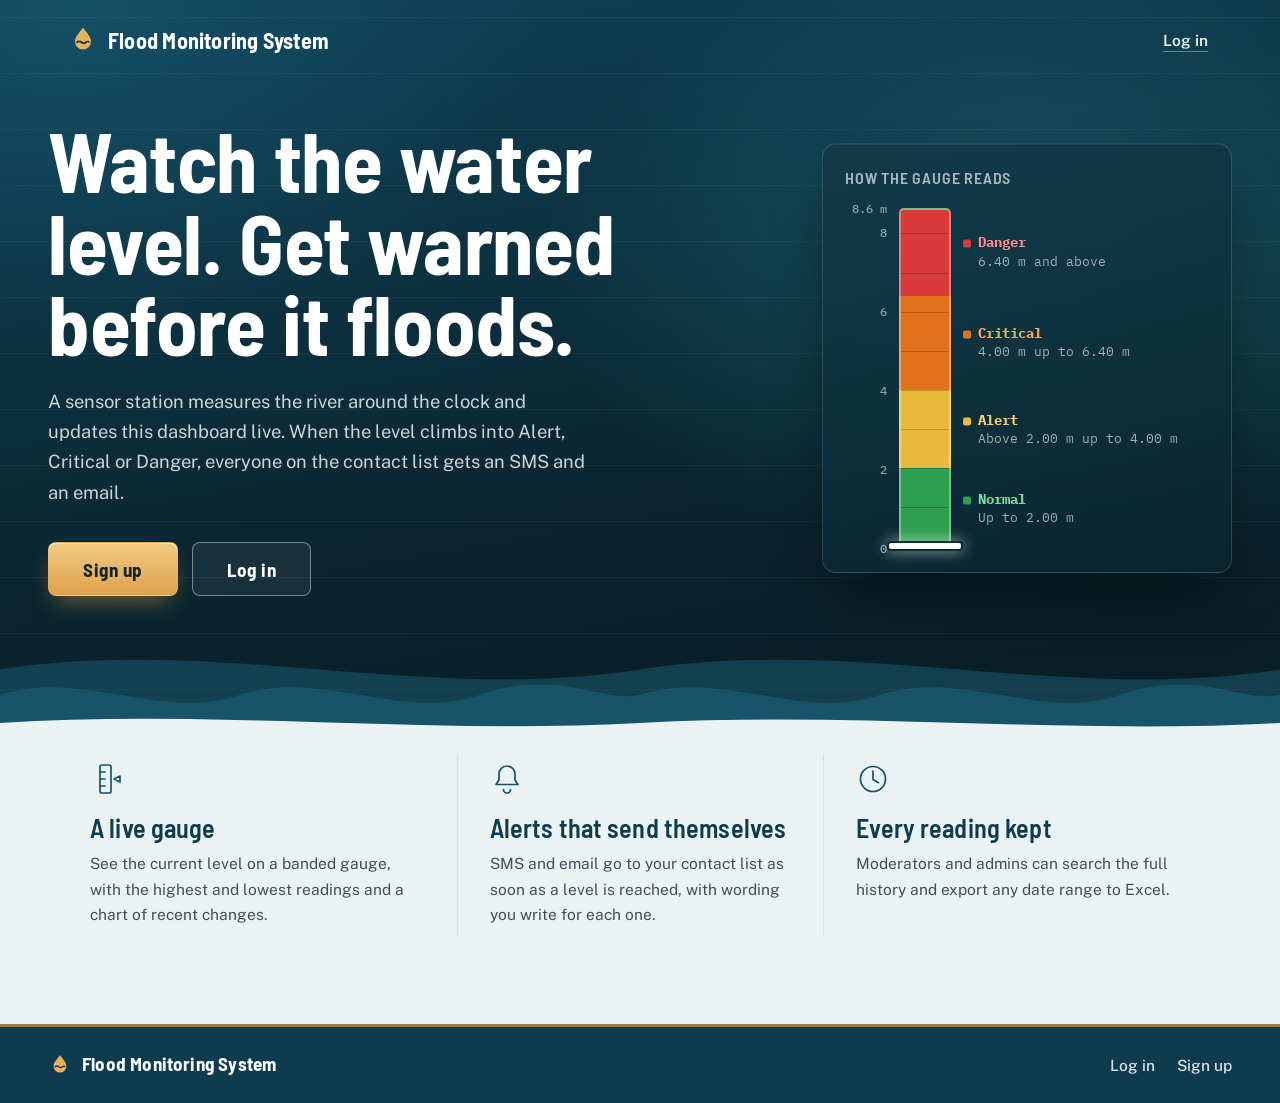
<file: index.html>
<!DOCTYPE html>
<html lang="en">
<head>
<meta charset="UTF-8">
<meta name="viewport" content="width=device-width, initial-scale=1">
<meta name="theme-color" content="#0E3B4D">
<meta name="description" content="Live river water levels and automatic SMS and email flood alerts. Log in or sign up to open the Flood Monitoring System dashboard.">
<title>Flood Monitoring System — live river levels and flood alerts</title>
<link rel="icon" href="favicon.svg" type="image/svg+xml">
<link rel="preconnect" href="https://fonts.googleapis.com">
<link rel="preconnect" href="https://fonts.gstatic.com" crossorigin>
<link rel="stylesheet" href="https://fonts.googleapis.com/css2?family=Barlow+Semi+Condensed:wght@600;700&family=IBM+Plex+Mono:wght@400;600&family=Public+Sans:wght@400;500;600&display=swap">
<link rel="stylesheet" href="style.css?v=20261106-water-level-86">
<link rel="stylesheet" href="welcome.css?v=20261106-water-level-86">
</head>
<body class="welcome">

<a class="skip-link" href="#main">Skip to main content</a>

<header class="w-top">

    <a class="w-brand" href="index.html"><svg class="brand-mark" viewBox="0 0 32 32" aria-hidden="true"><path d="M16 3c4.6 5.7 8.5 10 8.5 14.6a8.5 8.5 0 0 1-17 0C7.5 13 11.4 8.7 16 3z" fill="#E6B25E"/><path d="M9.6 18.4c1.6-1.4 3.2-1.4 4.8 0s3.2 1.4 4.8 0 2.2-.9 3-.4" fill="none" stroke="#0E3B4D" stroke-width="1.8" stroke-linecap="round"/></svg><span>Flood Monitoring System</span></a>

    <a class="w-link" href="login.html" data-auth="out">Log in</a>
    <a class="w-link" href="dashboard.html" data-auth="in" hidden>Dashboard</a>

</header>

<main id="main">

    <section class="hero" aria-labelledby="hero-title">

        <div class="hero-inner">

            <div class="hero-copy">

                <h1 id="hero-title">Watch the water level. Get warned before it floods.</h1>

                <p class="hero-lede">
                    A sensor station measures the river around the clock and updates this dashboard live.
                    When the level climbs into Alert, Critical or Danger, everyone on the contact list
                    gets an SMS and an email.
                </p>

                <div class="hero-cta">
                    <a class="cta cta--primary" href="register.html" data-auth="out">Sign up</a>
                    <a class="cta cta--ghost" href="login.html" data-auth="out">Log in</a>
                    <a class="cta cta--primary" href="dashboard.html" data-auth="in" hidden>Open dashboard</a>
                </div>

            </div>

            <figure class="board" role="img" aria-label="Illustrative water-level gauge scaled from 0 to 8.6 meters, with Normal, Alert, Critical and Danger thresholds.">

                <div class="board-head" aria-hidden="true">
                    <span class="board-title">How the gauge reads</span>
                    <span class="board-state">
                        <span class="state state--normal">Normal</span>
                        <span class="state state--alert">Alert</span>
                        <span class="state state--critical">Critical</span>
                        <span class="state state--danger">Danger</span>
                    </span>
                </div>

                <div class="board-body" aria-hidden="true">

                    <div class="board-scale"><span style="bottom:0%">0</span><span style="bottom:23.26%">2</span><span style="bottom:46.51%">4</span><span style="bottom:69.77%">6</span><span style="bottom:93.02%">8</span><span style="bottom:100%">8.6 m</span></div>

                    <div class="board-gauge"><div class="board-rider"></div></div>

                    <div class="board-zones">
                        <div class="zone zone--danger">Danger<small>6.40 m and above</small></div>
                        <div class="zone zone--critical">Critical<small>4.00 m up to 6.40 m</small></div>
                        <div class="zone zone--alert">Alert<small>Above 2.00 m up to 4.00 m</small></div>
                        <div class="zone zone--normal">Normal<small>Up to 2.00 m</small></div>
                    </div>

                </div>

            </figure>

        </div>

    </section>

    <section class="facts" aria-label="What the system does">

        <div class="facts-inner">

            <article class="fact">
                <svg viewBox="0 0 34 34" aria-hidden="true"><rect x="10" y="3" width="11" height="28" rx="2"/><path d="M10 10h5M10 17h5M10 24h5"/><path d="M30 14l-6 3 6 3z"/></svg>
                <h2>A live gauge</h2>
                <p>See the current level on a banded gauge, with the highest and lowest readings and a chart of recent changes.</p>
            </article>

            <article class="fact">
                <svg viewBox="0 0 34 34" aria-hidden="true"><path d="M17 4a8 8 0 0 0-8 8v6l-3 4.5h22L25 18v-6a8 8 0 0 0-8-8z"/><path d="M13.5 27.5a3.5 3.5 0 0 0 7 0"/></svg>
                <h2>Alerts that send themselves</h2>
                <p>SMS and email go to your contact list as soon as a level is reached, with wording you write for each one.</p>
            </article>

            <article class="fact">
                <svg viewBox="0 0 34 34" aria-hidden="true"><circle cx="17" cy="17" r="12.5"/><path d="M17 9v8.5l5.5 3.2"/></svg>
                <h2>Every reading kept</h2>
                <p>Moderators and admins can search the full history and export any date range to Excel.</p>
            </article>

        </div>

    </section>

</main>

<footer class="w-foot">

    <a class="w-brand" href="index.html"><svg class="brand-mark" viewBox="0 0 32 32" aria-hidden="true"><path d="M16 3c4.6 5.7 8.5 10 8.5 14.6a8.5 8.5 0 0 1-17 0C7.5 13 11.4 8.7 16 3z" fill="#E6B25E"/><path d="M9.6 18.4c1.6-1.4 3.2-1.4 4.8 0s3.2 1.4 4.8 0 2.2-.9 3-.4" fill="none" stroke="#0E3B4D" stroke-width="1.8" stroke-linecap="round"/></svg><span>Flood Monitoring System</span></a>

    <nav aria-label="Footer">
        <a href="login.html" data-auth="out">Log in</a>
        <a href="register.html" data-auth="out">Sign up</a>
        <a href="dashboard.html" data-auth="in" hidden>Dashboard</a>
    </nav>

</footer>

<script src="welcome.js"></script>

</body>
</html>
</file>
<file: style.css>
/* ============================================================
   Flood Monitoring System — shared stylesheet
   ------------------------------------------------------------
   Direction: a river-gauge station / weather-bureau board, not
   a generic admin panel. Banded gauge colours, brass survey
   accents, deep-water chrome.

   Type: Barlow Semi Condensed (gauge-board signage) for headings,
         Public Sans (civic, highly legible) for body,
         IBM Plex Mono for readings.

   Contents
     1. Tokens          6. Dashboard cards & gauge
     2. Base            7. Chart, telemetry
     3. Navigation      8. Tables, pills, empty states
     4. Layout          9. Auth pages
     5. Buttons/forms  10. Responsive + reduced motion
   ============================================================ */


/* 1. Tokens ================================================= */

:root {
    --river-deep:       #0E3B4D;
    --river-deep-light: #16536B;
    --mist:             #EAF2F3;
    --paper:            #FFFFFF;
    --line:             #D7E3E5;
    --brass:            #A9773B;
    --amber:            #E6B25E;
    --ink:              #10262B;
    --ink-soft:         #3E5058;

    --status-normal:      #1F7A4D;
    --status-normal-bg:   #E4F3EA;
    --status-alert:       #B7791F;
    --status-alert-bg:    #FBF0DC;
    --status-critical:    #C2410C;
    --status-critical-bg: #FDE7DA;
    --status-danger:      #9B1C1C;
    --status-danger-bg:   #FBE0E0;
    --status-unknown:     #4C6169;
    --status-unknown-bg:  #E7EDEE;

    /* Painted gauge-board colours: more saturated than the badges */
    --gauge-normal:   #2E9E4F;
    --gauge-alert:    #E8B93A;
    --gauge-critical: #E2711D;
    --gauge-danger:   #D93A3A;
    --gauge-panel:    #0A2530;
    --gauge-panel-2:  #123A49;

    --font-display: 'Barlow Semi Condensed', 'Arial Narrow', sans-serif;
    --font-body:    'Public Sans', system-ui, -apple-system, 'Segoe UI', Roboto, sans-serif;
    --font-mono:    'IBM Plex Mono', ui-monospace, Menlo, Consolas, monospace;

    --radius:    6px;
    --radius-lg: 10px;
    --gutter:    clamp(16px, 4vw, 30px);
    --shadow-card: 0 1px 2px rgba(14, 59, 77, 0.06), 0 1px 0 rgba(14, 59, 77, 0.04);
}


/* 2. Base =================================================== */

*, *::before, *::after { box-sizing: border-box; }

html {
    scroll-behavior: smooth;
    -webkit-text-size-adjust: 100%;
}

body {
    margin: 0;
    position: relative;
    min-height: 100vh;
    min-height: 100dvh;
    overflow-x: hidden;
    font-family: var(--font-body);
    font-size: 15.5px;
    line-height: 1.55;
    color: var(--ink);
    background: var(--mist);
    -webkit-font-smoothing: antialiased;
    -moz-osx-font-smoothing: grayscale;
}

h1, h2, h3, h4 {
    margin: 0;
    font-family: var(--font-display);
    line-height: 1.2;
    letter-spacing: 0.005em;
}

p { margin: 0; }

a { color: var(--river-deep-light); }

:focus-visible {
    outline: 2px solid var(--river-deep-light);
    outline-offset: 2px;
}

nav :focus-visible { outline-color: #fff; }

.sr-only {
    position: absolute;
    width: 1px;
    height: 1px;
    margin: -1px;
    padding: 0;
    overflow: hidden;
    clip: rect(0, 0, 0, 0);
    white-space: nowrap;
    border: 0;
}

.skip-link {
    position: absolute;
    top: -64px;
    left: 12px;
    z-index: 200;
    padding: 10px 16px;
    color: var(--ink);
    background: #fff;
    border-radius: var(--radius);
    font-weight: 600;
    text-decoration: none;
    transition: top 0.15s;
}

.skip-link:focus { top: 12px; }

code {
    padding: 1px 6px;
    font: 500 0.92em var(--font-mono);
    background: var(--mist);
    border-radius: 4px;
}

/* Author display rules (.btn, .cta...) would otherwise beat the
   browser's own [hidden] rule. */
[hidden] { display: none !important; }

/* Items gated by role stay hidden until nav.js confirms the role. */
[data-min-role]:not(.role-ok) { display: none !important; }

/* Ambient scene: a fixed illustration behind all content, plus a
   wave strip drifting across the bottom. The waves animate with
   transform only (compositor-friendly), not background-position,
   so a page left open all day doesn't keep repainting. */

body::before,
body::after {
    content: "";
    position: fixed;
    z-index: 0;
    pointer-events: none;
}

body::before {
    inset: 0;
    background: url("data:image/svg+xml,%3Csvg%20xmlns%3D%27http%3A//www.w3.org/2000/svg%27%20viewBox%3D%270%200%201600%20900%27%20preserveAspectRatio%3D%27xMidYMax%20slice%27%3E%0A%3Cdefs%3E%0A%3ClinearGradient%20id%3D%27sky%27%20x1%3D%270%27%20y1%3D%270%27%20x2%3D%270%27%20y2%3D%271%27%3E%0A%3Cstop%20offset%3D%270%27%20stop-color%3D%27%23DCEAEC%27/%3E%0A%3Cstop%20offset%3D%271%27%20stop-color%3D%27%23EAF2F3%27/%3E%0A%3C/linearGradient%3E%0A%3ClinearGradient%20id%3D%27wallL%27%20x1%3D%270%27%20y1%3D%270%27%20x2%3D%271%27%20y2%3D%270%27%3E%0A%3Cstop%20offset%3D%270%27%20stop-color%3D%27%23AEBBBD%27/%3E%0A%3Cstop%20offset%3D%271%27%20stop-color%3D%27%23C7D1D2%27/%3E%0A%3C/linearGradient%3E%0A%3ClinearGradient%20id%3D%27wallR%27%20x1%3D%271%27%20y1%3D%270%27%20x2%3D%270%27%20y2%3D%270%27%3E%0A%3Cstop%20offset%3D%270%27%20stop-color%3D%27%23AEBBBD%27/%3E%0A%3Cstop%20offset%3D%271%27%20stop-color%3D%27%23C7D1D2%27/%3E%0A%3C/linearGradient%3E%0A%3C/defs%3E%0A%3Crect%20x%3D%270%27%20y%3D%270%27%20width%3D%271600%27%20height%3D%27900%27%20fill%3D%27url%28%23sky%29%27/%3E%0A%3Cg%20opacity%3D%270.5%27%3E%0A%3Ccircle%20cx%3D%27140%27%20cy%3D%27150%27%20r%3D%2795%27%20fill%3D%27%236E8C74%27/%3E%0A%3Ccircle%20cx%3D%27260%27%20cy%3D%27120%27%20r%3D%2775%27%20fill%3D%27%236E8C74%27/%3E%0A%3Ccircle%20cx%3D%2760%27%20cy%3D%27190%27%20r%3D%2770%27%20fill%3D%27%235C7A63%27/%3E%0A%3Ccircle%20cx%3D%271460%27%20cy%3D%27150%27%20r%3D%2795%27%20fill%3D%27%236E8C74%27/%3E%0A%3Ccircle%20cx%3D%271340%27%20cy%3D%27120%27%20r%3D%2775%27%20fill%3D%27%236E8C74%27/%3E%0A%3Ccircle%20cx%3D%271540%27%20cy%3D%27190%27%20r%3D%2770%27%20fill%3D%27%235C7A63%27/%3E%0A%3C/g%3E%0A%3Cpath%20d%3D%27M0%2C220%20L340%2C460%20L340%2C900%20L0%2C900%20Z%27%20fill%3D%27url%28%23wallL%29%27%20opacity%3D%270.55%27/%3E%0A%3Cpath%20d%3D%27M1600%2C220%20L1260%2C460%20L1260%2C900%20L1600%2C900%20Z%27%20fill%3D%27url%28%23wallR%29%27%20opacity%3D%270.55%27/%3E%0A%3Cg%20stroke%3D%27%238FA0A2%27%20stroke-width%3D%272%27%20opacity%3D%270.4%27%3E%0A%3Cline%20x1%3D%2740%27%20y1%3D%27300%27%20x2%3D%27300%27%20y2%3D%27500%27/%3E%0A%3Cline%20x1%3D%2780%27%20y1%3D%27360%27%20x2%3D%27320%27%20y2%3D%27560%27/%3E%0A%3Cline%20x1%3D%27120%27%20y1%3D%27420%27%20x2%3D%27338%27%20y2%3D%27620%27/%3E%0A%3Cline%20x1%3D%271560%27%20y1%3D%27300%27%20x2%3D%271300%27%20y2%3D%27500%27/%3E%0A%3Cline%20x1%3D%271520%27%20y1%3D%27360%27%20x2%3D%271280%27%20y2%3D%27560%27/%3E%0A%3Cline%20x1%3D%271480%27%20y1%3D%27420%27%20x2%3D%271262%27%20y2%3D%27620%27/%3E%0A%3C/g%3E%0A%3Cpath%20d%3D%27M340%2C460%20C620%2C560%20980%2C560%201260%2C460%20L1260%2C900%20L340%2C900%20Z%27%20fill%3D%27%2312475A%27%20opacity%3D%270.14%27/%3E%0A%3Cellipse%20cx%3D%27800%27%20cy%3D%27560%27%20rx%3D%27260%27%20ry%3D%2760%27%20fill%3D%27%23FFFFFF%27%20opacity%3D%270.12%27/%3E%0A%3C/svg%3E") center bottom / cover no-repeat;
}

body::after {
    left: 0;
    bottom: 0;
    width: calc(100% + 1440px);
    height: 260px;
    background-image:
        url("data:image/svg+xml,%3Csvg%20xmlns%3D%27http%3A//www.w3.org/2000/svg%27%20viewBox%3D%270%200%201440%20260%27%20preserveAspectRatio%3D%27none%27%3E%3Cpath%20fill%3D%27%23A9773B%27%20fill-opacity%3D%270.18%27%20d%3D%27M0%2C120%20C240%2C85%20480%2C155%20720%2C120%20C960%2C85%201200%2C155%201440%2C120%20L1440%2C260%20L0%2C260%20Z%27/%3E%3C/svg%3E"),
        url("data:image/svg+xml,%3Csvg%20xmlns%3D%27http%3A//www.w3.org/2000/svg%27%20viewBox%3D%270%200%201440%20260%27%20preserveAspectRatio%3D%27none%27%3E%3Cpath%20fill%3D%27%2316536B%27%20fill-opacity%3D%270.24%27%20d%3D%27M0%2C150%20C180%2C110%20360%2C190%20540%2C150%20C720%2C115%20900%2C190%201080%2C150%20C1260%2C115%201350%2C160%201440%2C150%20L1440%2C260%20L0%2C260%20Z%27/%3E%3C/svg%3E"),
        url("data:image/svg+xml,%3Csvg%20xmlns%3D%27http%3A//www.w3.org/2000/svg%27%20viewBox%3D%270%200%201440%20260%27%20preserveAspectRatio%3D%27none%27%3E%3Cpath%20fill%3D%27%230E3B4D%27%20fill-opacity%3D%270.32%27%20d%3D%27M0%2C180%20C120%2C150%20240%2C205%20360%2C180%20C480%2C155%20600%2C210%20720%2C185%20C840%2C160%20960%2C210%201080%2C185%20C1200%2C160%201320%2C200%201440%2C180%20L1440%2C260%20L0%2C260%20Z%27/%3E%3C/svg%3E");
    background-repeat: repeat-x;
    background-position: 0 bottom;
    background-size: 1440px 260px, 720px 260px, 480px 260px;
    animation: driftWaves 36s linear infinite;
}

@keyframes driftWaves {
    to { transform: translateX(-1440px); }
}


/* 3. Navigation ============================================= */

nav {
    position: relative;
    z-index: 100;
    display: flex;
    align-items: center;
    justify-content: space-between;
    gap: 16px 20px;
    padding: 12px var(--gutter);
    color: #fff;
    background: var(--river-deep);
    border-bottom: 3px solid var(--brass);
}

.brand {
    display: flex;
    align-items: center;
    gap: 10px;
    min-width: 0;
    color: #fff;
    text-decoration: none;
    font-family: var(--font-display);
    font-weight: 700;
    font-size: 21px;
    letter-spacing: 0.01em;
    line-height: 1.1;
}

.brand-mark { flex: none; width: 28px; height: 28px; }

.user-account {
    display: flex;
    flex-direction: column;
    min-width: 0;
    margin-left: auto;
    text-align: right;
    font-family: var(--font-mono);
}

.user-account span {
    max-width: 260px;
    overflow: hidden;
    text-overflow: ellipsis;
    white-space: nowrap;
    font-size: 13px;
}

.user-account small {
    margin-top: 3px;
    font-size: 11px;
    letter-spacing: 0.03em;
    text-transform: uppercase;
    opacity: 0.85;
}

.nav-actions {
    display: flex;
    align-items: center;
    gap: 14px;
}

.nav-icon-link {
    display: flex;
    align-items: center;
    gap: 8px;
    padding: 4px;
    border-radius: var(--radius);
    color: rgba(255, 255, 255, 0.92);
    text-decoration: none;
    font-size: 14px;
    font-weight: 500;
    transition: color 0.15s;
}

.nav-icon-link:hover { color: #fff; }

.nav-menu { position: relative; }

.menu-button {
    display: flex;
    align-items: center;
    justify-content: center;
    width: 42px;
    height: 40px;
    padding: 0;
    color: #fff;
    background: transparent;
    border: 1px solid rgba(255, 255, 255, 0.35);
    border-radius: var(--radius);
    cursor: pointer;
    transition: background 0.15s, border-color 0.15s;
}

.menu-button:hover,
.menu-button[aria-expanded="true"] {
    background: rgba(255, 255, 255, 0.1);
    border-color: rgba(255, 255, 255, 0.55);
}

.nav-dropdown {
    position: absolute;
    top: calc(100% + 10px);
    right: 0;
    z-index: 20;
    min-width: 230px;
    max-width: calc(100vw - 2 * var(--gutter));
    padding: 8px;
    background: var(--paper);
    border: 1px solid var(--line);
    border-radius: var(--radius);
    box-shadow: 0 10px 30px rgba(14, 59, 77, 0.18);
    opacity: 0;
    visibility: hidden;
    transform: translateY(-6px);
    transition: opacity 0.15s ease, transform 0.15s ease, visibility 0.15s;
}

.nav-dropdown.open {
    opacity: 1;
    visibility: visible;
    transform: translateY(0);
}

.nav-dropdown-item {
    display: flex;
    align-items: center;
    gap: 10px;
    width: 100%;
    padding: 10px;
    color: var(--ink);
    background: transparent;
    border: 0;
    border-radius: 4px;
    font: 500 14px var(--font-body);
    text-align: left;
    text-decoration: none;
    cursor: pointer;
    transition: background 0.15s;
}

.nav-dropdown-item:hover { background: var(--mist); }

.nav-dropdown-item[aria-current="page"] {
    background: var(--mist);
    box-shadow: inset 3px 0 0 var(--brass);
}

.nav-dropdown-item:focus-visible { outline-offset: -2px; }

.nav-dropdown-item--logout { color: var(--status-danger); }
.nav-dropdown-item--logout .icon-chip--menu { background: var(--status-danger-bg); }

.nav-dropdown-divider {
    height: 1px;
    margin: 6px 4px;
    background: var(--line);
}


/* 4. Layout ================================================= */

.container {
    position: relative;
    z-index: 1;
    max-width: 1400px;
    margin: 0 auto;
    padding: 30px var(--gutter) 56px;
}

.container > h1,
.page-header h1 {
    margin-bottom: 6px;
    font-size: 30px;
    color: var(--river-deep);
}

.container > h1 { margin-bottom: 20px; }

.page-header { margin-bottom: 24px; }

.page-header p {
    color: var(--ink-soft);
    font-size: 15px;
}

.lede {
    max-width: 68ch;
    margin: -8px 0 20px;
    color: var(--ink-soft);
}

.back-link {
    display: inline-flex;
    align-items: center;
    gap: 6px;
    margin-bottom: 14px;
    color: var(--ink-soft);
    text-decoration: none;
    font-size: 13.5px;
    font-weight: 500;
    transition: color 0.15s;
}

.back-link:hover { color: var(--river-deep); }

.back-link-arrow { display: inline-block; transition: transform 0.15s; }
.back-link:hover .back-link-arrow { transform: translateX(-3px); }


/* 5. Cards, buttons, forms ================================== */

.card {
    padding: 22px 24px;
    text-align: center;
    background: var(--paper);
    border: 1px solid var(--line);
    border-top: 3px solid var(--river-deep);
    border-radius: var(--radius);
    box-shadow: var(--shadow-card);
}

.container > .card + .card,
.container > .card + .table-card,
.container > .table-card + .card { margin-top: 20px; }

.card h3 {
    display: flex;
    align-items: center;
    justify-content: center;
    gap: 10px;
    margin-bottom: 14px;
    font-size: 15px;
    font-weight: 600;
    letter-spacing: 0.04em;
    text-transform: uppercase;
    line-height: 1.4;
    color: var(--ink-soft);
}

.card p {
    font-size: 14px;
    line-height: 1.55;
    color: var(--ink-soft);
}

.card-title {
    margin-bottom: 14px;
    font-size: 22px;
    color: var(--river-deep);
}

/* Icon chips */
.icon-chip {
    display: inline-flex;
    flex: none;
    align-items: center;
    justify-content: center;
    width: 30px;
    height: 30px;
    border-radius: 9px;
    font-size: 15px;
    font-style: normal;
    letter-spacing: 0;
    text-transform: none;
    box-shadow: inset 0 0 0 1px rgba(14, 59, 77, 0.06);
}

.icon-chip--menu     { width: 26px; height: 26px; font-size: 13px; background: var(--mist); }
.icon-chip--status   { background: var(--status-alert-bg); }
.icon-chip--sensor,
.icon-chip--telemetry { background: #E4F3F6; }
.icon-chip--time,
.icon-chip--settings { background: #F6EEE0; }
.icon-chip--total,
.icon-chip--chart    { background: #E3ECF1; }
.icon-chip--high     { background: var(--status-critical-bg); }
.icon-chip--low      { background: var(--status-normal-bg); }

/* Buttons */
.btn,
.chart-period-btn,
.chart-point-btn {
    display: inline-flex;
    align-items: center;
    justify-content: center;
    gap: 8px;
    min-height: 40px;
    padding: 9px 18px;
    font: 600 15px/1 var(--font-display);
    letter-spacing: 0.02em;
    color: #fff;
    background: var(--river-deep);
    border: 1px solid var(--river-deep);
    border-radius: var(--radius);
    cursor: pointer;
    transition: background 0.15s, border-color 0.15s, color 0.15s, opacity 0.15s;
}

.btn:hover { background: var(--river-deep-light); border-color: var(--river-deep-light); }

.btn:disabled,
.chart-point-btn:disabled {
    opacity: 0.45;
    cursor: not-allowed;
}

.btn--secondary,
.chart-period-btn,
.chart-point-btn {
    color: var(--river-deep);
    background: var(--paper);
    border-color: var(--line);
}

.btn--secondary:hover,
.chart-period-btn:hover,
.chart-point-btn:hover:not(:disabled) {
    background: var(--mist);
    border-color: var(--river-deep-light);
}

.btn--danger {
    color: #fff;
    background: var(--status-danger);
    border-color: var(--status-danger);
}

.btn--danger:hover { background: #7f1616; border-color: #7f1616; }

.btn--sm { min-height: 34px; padding: 6px 12px; font-size: 14px; }

.btn--ghost-danger {
    color: var(--status-danger);
    background: var(--paper);
    border-color: var(--line);
}

.btn--ghost-danger:hover { background: var(--status-danger-bg); border-color: var(--status-danger); }

/* Forms */
.form-card {
    display: grid;
    gap: 16px;
    text-align: left;
}

.form-grid {
    display: grid;
    grid-template-columns: repeat(auto-fit, minmax(200px, 1fr));
    gap: 14px;
}

.field { display: grid; gap: 6px; min-width: 0; }

.field > label {
    font-size: 13.5px;
    font-weight: 600;
    color: var(--ink);
}

.field-hint { font-size: 13px; color: var(--ink-soft); }

input, select, textarea {
    width: 100%;
    padding: 11px 12px;
    font: 400 15px/1.5 var(--font-body);
    color: var(--ink);
    background: var(--paper);
    border: 1px solid #b9cdd1;
    border-radius: var(--radius);
}

input[type="date"] { width: auto; padding: 8px 10px; }

input[type="file"] { padding: 9px; }

input[type="checkbox"] {
    flex: none;
    width: 18px;
    height: 18px;
    padding: 0;
    accent-color: var(--river-deep);
}

textarea { resize: vertical; min-height: 140px; }

input:focus,
select:focus,
textarea:focus {
    outline: 2px solid var(--river-deep-light);
    outline-offset: 1px;
    border-color: var(--river-deep-light);
}

.check-row {
    display: flex;
    align-items: center;
    gap: 10px;
    font-weight: 500;
}

.form-actions { display: flex; flex-wrap: wrap; gap: 10px; }

.form-status {
    min-height: 1.4em;
    font-size: 14px;
    color: var(--ink-soft);
}

.form-status--ok    { color: var(--status-normal); }
.form-status--error { color: var(--status-danger); }

.variable-list {
    display: flex;
    flex-wrap: wrap;
    gap: 10px;
    margin: 0;
    padding: 0;
    list-style: none;
}

.variable-chip {
    display: inline-flex;
    flex-direction: column;
    align-items: flex-start;
    gap: 2px;
    padding: 8px 12px;
    text-align: left;
    color: var(--ink);
    background: var(--mist);
    border: 1px solid var(--line);
    border-radius: var(--radius);
    font: 400 13.5px var(--font-body);
    cursor: pointer;
    transition: border-color 0.15s, background 0.15s;
}

.variable-chip:hover { background: #fff; border-color: var(--river-deep-light); }
.variable-chip code { font: 600 14px var(--font-mono); color: var(--river-deep); }

.danger-note {
    font-size: 13.5px;
    line-height: 1.5;
    color: var(--ink-soft);
}


/* 6. Dashboard cards & gauge ================================ */

.dash-grid {
    display: grid;
    grid-template-columns: minmax(0, 1fr) minmax(0, 2fr);
    gap: 20px;
    align-items: start;
}

.dash-side {
    display: grid;
    gap: 20px;
    min-width: 0;
}

.cards {
    display: grid;
    grid-template-columns: repeat(2, minmax(0, 1fr));
    gap: 20px;
}

.info-cards {
    display: grid;
    grid-template-columns: repeat(4, minmax(0, 1fr));
    gap: 20px;
}

.info-cards .card { padding: 18px 14px; }

.card--status   { border-top-color: var(--brass);            background: linear-gradient(180deg, #FBF3E7 0%, var(--paper) 65%); }
.card--sensor   { border-top-color: var(--river-deep-light); background: linear-gradient(180deg, #EAF6F8 0%, var(--paper) 65%); }
.card--time     { border-top-color: var(--brass);            background: linear-gradient(180deg, #FBF3E7 0%, var(--paper) 65%); }
.card--total    { border-top-color: var(--river-deep);       background: linear-gradient(180deg, #EAF1F6 0%, var(--paper) 65%); }
.card--high     { border-top-color: var(--status-critical);  background: linear-gradient(180deg, #FDEDE2 0%, var(--paper) 65%); }
.card--low      { border-top-color: var(--status-normal);    background: linear-gradient(180deg, #E9F5EE 0%, var(--paper) 65%); }
.card--settings { border-top-color: var(--brass);            background: linear-gradient(180deg, #FBF3E7 0%, var(--paper) 65%); }

.info-cards .card p {
    font-family: var(--font-mono);
    font-size: 22px;
    font-weight: 600;
    overflow-wrap: anywhere;
}

.card--total #totalReadings { color: var(--river-deep); }
.card--high  #highestLevel  { color: var(--status-critical); }
.card--low   #lowestLevel   { color: var(--status-normal); }

.card--time #date {
    font-size: 15px;
    line-height: 1.4;
    color: var(--ink);
}

/* Station gauge card */
.card--gauge {
    position: relative;
    overflow: hidden;
    color: rgba(255, 255, 255, 0.92);
    border-top-color: var(--brass);
    background:
        radial-gradient(140% 100% at 100% 0%, var(--gauge-panel-2) 0%, transparent 55%),
        linear-gradient(165deg, var(--gauge-panel) 0%, #081b23 100%);
}

.card--gauge h3 { color: rgba(255, 255, 255, 0.78); }
.card--gauge p  { color: rgba(255, 255, 255, 0.68); }

.station-icon {
    display: block;
    width: 56px;
    height: 62px;
    margin: 0 auto 10px;
    overflow: visible;
}

.station-icon .pole,
.station-icon .arm,
.station-icon .lead {
    fill: none;
    stroke: rgba(255, 255, 255, 0.5);
    stroke-width: 2;
    stroke-linecap: round;
}

.station-icon .lead  { stroke: var(--brass); stroke-dasharray: 2 4; }
.station-icon .panel { fill: var(--brass); opacity: 0.85; }
.station-icon .sensor { fill: var(--gauge-panel-2); stroke: var(--brass); stroke-width: 1.6; }
.station-icon .pulse { fill: var(--gauge-alert); }

.water-level {
    margin-bottom: 18px;
    font-family: var(--font-mono);
    font-size: 40px;
    font-weight: 600;
    line-height: 1;
    color: #fff;
}

/* Banded staff gauge. Scale 0-8.6 m maps to 0-100% of height; the
   band edges (23.26 / 46.51 / 74.42%) must stay in sync with the
   threshold markers in dashboard.html and GAUGE_SCALE_MAX in
   script.js. */
.gauge-shell {
    position: relative;
    width: 150px;
    height: 220px;
    margin: 0 auto 18px;
}

.gauge {
    position: relative;
    width: 40px;
    height: 100%;
    background: linear-gradient(
        to top,
        var(--gauge-normal)   0%,     var(--gauge-normal)   23.26%,
        var(--gauge-alert)    23.26%, var(--gauge-alert)    46.51%,
        var(--gauge-critical) 46.51%, var(--gauge-critical) 74.42%,
        var(--gauge-danger)   74.42%, var(--gauge-danger)   100%
    );
    border: 2px solid rgba(255, 255, 255, 0.35);
    border-radius: 4px;
    box-shadow: inset 0 0 0 1px rgba(0, 0, 0, 0.15);
}

.gauge::before {
    content: "";
    position: absolute;
    inset: 0;
    border-radius: 2px;
    background: repeating-linear-gradient(
        0deg,
        transparent 0, transparent 15.9px,
        rgba(0, 0, 0, 0.18) 15.9px, rgba(0, 0, 0, 0.18) 16.9px
    );
    pointer-events: none;
}

/* The live reading is a pointer riding the painted scale. Height is
   set by script.js. */
.fill {
    position: absolute;
    bottom: 0;
    left: 0;
    width: 100%;
    height: 0;
    transition: height 0.6s ease;
}

.fill::after {
    content: "";
    position: absolute;
    top: -3px;
    left: -10px;
    right: -10px;
    height: 6px;
    background: #fff;
    border-radius: 2px;
    box-shadow: 0 0 0 2px rgba(10, 37, 48, 0.9), 0 0 10px 2px rgba(255, 255, 255, 0.55);
}

.fill.danger::after { animation: pointerPulse 1.4s infinite; }

@keyframes pointerPulse {
    0%, 100% { box-shadow: 0 0 0 2px rgba(10, 37, 48, 0.9), 0 0 10px 2px rgba(217, 58, 58, 0.85); }
    50%      { box-shadow: 0 0 0 2px rgba(10, 37, 48, 0.9), 0 0 16px 5px rgba(217, 58, 58, 0.95); }
}

.threshold {
    position: absolute;
    left: 0;
    width: 40px;
    height: 0;
    border-top: 1px solid rgba(255, 255, 255, 0.3);
}

.threshold-label {
    position: absolute;
    left: 48px;
    top: -7px;
    font: 700 11.5px var(--font-mono);
    letter-spacing: 0.02em;
    text-transform: uppercase;
    white-space: nowrap;
    color: rgba(255, 255, 255, 0.85);
}

.threshold-label::before {
    content: "";
    display: inline-block;
    width: 7px;
    height: 7px;
    margin-right: 6px;
    border-radius: 2px;
    vertical-align: middle;
    background: currentColor;
}

.threshold--alert    .threshold-label { color: var(--gauge-alert); }
.threshold--critical .threshold-label { color: var(--gauge-critical); }
.threshold--danger   .threshold-label { color: var(--gauge-danger); }

/* Status badge. Scoped to .status-badge so these colours can't leak
   onto the gauge's .fill.danger / .fill.alert elements. */
.status-badge {
    display: inline-block;
    padding: 9px 18px;
    font: 600 22px var(--font-display);
    letter-spacing: 0.04em;
    border-radius: var(--radius);
}

.status-badge.normal   { color: var(--status-normal);   background: var(--status-normal-bg); }
.status-badge.alert    { color: var(--status-alert);    background: var(--status-alert-bg); }
.status-badge.critical { color: var(--status-critical); background: var(--status-critical-bg); }
.status-badge.unknown  { color: var(--status-unknown);  background: var(--status-unknown-bg); }

.status-badge.danger {
    color: var(--status-danger);
    background: var(--status-danger-bg);
    animation: statusPulse 1.4s infinite;
}

@keyframes statusPulse {
    50% { opacity: 0.7; }
}

/* Sensor connection */
.card .connected,
.card .disconnected,
.card .checking {
    font: 600 15px var(--font-mono);
}

.card .connected    { color: var(--status-normal); }
.card .disconnected { color: var(--status-danger); }
.card .checking     { color: var(--status-unknown); }

.live-dot {
    display: inline-block;
    width: 9px;
    height: 9px;
    margin-right: 2px;
    vertical-align: middle;
    border-radius: 50%;
    background: var(--status-normal);
    box-shadow: 0 0 0 3px var(--status-normal-bg), 0 0 8px 1px rgba(31, 122, 77, 0.55);
    animation: liveDotPulse 2s ease-in-out infinite;
}

.live-dot--off {
    background: var(--status-danger);
    box-shadow: 0 0 0 3px var(--status-danger-bg);
    animation: none;
}

@keyframes liveDotPulse {
    50% { opacity: 0.55; }
}

/* Flood warning banner. script.js sets one of the alert-* classes. */
.alert-box {
    display: none;
    margin-bottom: 20px;
    padding: 14px 18px;
    font: 600 18px/1.4 var(--font-display);
    letter-spacing: 0.02em;
    border-left: 4px solid;
    border-radius: var(--radius);
}

.alert-box.alert-warning  { display: block; color: var(--status-alert);    background: var(--status-alert-bg);    border-left-color: var(--status-alert); }
.alert-box.alert-critical { display: block; color: var(--status-critical); background: var(--status-critical-bg); border-left-color: var(--status-critical); }
.alert-box.alert-danger   { display: block; color: var(--status-danger);   background: var(--status-danger-bg);   border-left-color: var(--status-danger); }

/* Settings shortcuts (dashboard) */
.settings-card { margin-top: 30px; }

.settings-links {
    display: grid;
    grid-template-columns: repeat(auto-fit, minmax(220px, 1fr));
    gap: 14px;
    text-align: left;
}

.settings-link {
    display: block;
    padding: 16px 18px;
    color: var(--ink);
    text-decoration: none;
    background: rgba(255, 255, 255, 0.75);
    border: 1px solid var(--line);
    border-radius: var(--radius);
    transition: border-color 0.15s, background 0.15s, box-shadow 0.15s;
}

.settings-link strong {
    display: block;
    margin-bottom: 2px;
    font: 600 20px var(--font-display);
    color: var(--river-deep);
}

.settings-link span { font-size: 14px; color: var(--ink-soft); }

.settings-link:hover {
    background: #fff;
    border-color: var(--river-deep-light);
    box-shadow: 0 4px 14px rgba(14, 59, 77, 0.08);
}


/* 7. Chart & telemetry ====================================== */

.chart-card {
    margin-top: 30px;
    border-top-color: var(--river-deep-light);
    background: linear-gradient(180deg, #EAF1F6 0%, var(--paper) 12%);
}

canvas { max-width: 100%; }

.chart-period-buttons {
    display: flex;
    flex-wrap: wrap;
    justify-content: center;
    gap: 8px;
    margin-bottom: 14px;
}

.chart-custom-range {
    display: flex;
    flex-wrap: wrap;
    align-items: center;
    justify-content: center;
    gap: 8px;
}

.chart-custom-range-label {
    font: 600 13px var(--font-display);
    letter-spacing: 0.04em;
    text-transform: uppercase;
    color: var(--ink-soft);
}

.chart-area { margin-top: 6px; }

.chart-canvas-wrap {
    position: relative;
    height: 320px;
    min-width: 0;
}

.chart-canvas-wrap canvas { height: 100% !important; }

.chart-zoom-nav { margin-top: 14px; }

.chart-zoom-slider {
    width: 100%;
    padding: 0;
    accent-color: var(--river-deep);
    cursor: pointer;
}

.chart-zoom-slider:disabled { opacity: 0.5; cursor: not-allowed; }

.chart-zoom-nav-row {
    display: flex;
    flex-wrap: wrap;
    align-items: center;
    justify-content: space-between;
    gap: 12px;
    margin-top: 8px;
    text-align: left;
}

.chart-zoom-label {
    font: 600 13px var(--font-body);
    color: var(--ink-soft);
}

.telemetry-card {
    border-top-color: var(--river-deep-light);
    background: linear-gradient(180deg, #EAF6F8 0%, var(--paper) 12%);
}

.telemetry-stats {
    display: flex;
    flex-wrap: wrap;
    justify-content: center;
    gap: 20px 40px;
    margin: 4px 0 28px;
}

.telemetry-stat {
    display: flex;
    flex-direction: column;
    align-items: center;
    gap: 5px;
}

.telemetry-stat-label {
    font: 600 13px var(--font-display);
    letter-spacing: 0.05em;
    text-transform: uppercase;
    color: var(--ink-soft);
}

.telemetry-stat-value {
    font: 600 17px var(--font-mono);
    color: var(--river-deep);
}

.telemetry-charts {
    display: grid;
    grid-template-columns: repeat(2, minmax(0, 1fr));
    gap: 28px;
    text-align: left;
}

.mini-heading {
    margin-bottom: 12px;
    text-align: center;
    font-size: 15px;
    font-weight: 600;
    letter-spacing: 0.04em;
    text-transform: uppercase;
    color: var(--ink-soft);
}


/* 8. Tables, pills, empty states ============================ */

.table-card {
    padding: 0;
    overflow-x: auto;
    text-align: left;
    background: var(--paper);
    border: 1px solid var(--line);
    border-top: 3px solid var(--river-deep);
    border-radius: var(--radius);
    box-shadow: var(--shadow-card);
}

.table-card table {
    width: 100%;
    min-width: 560px;
    border-collapse: collapse;
}

.table-card th {
    padding: 13px 20px;
    text-align: left;
    white-space: nowrap;
    font: 600 14px var(--font-display);
    letter-spacing: 0.05em;
    text-transform: uppercase;
    color: var(--ink-soft);
    background: var(--mist);
    border-bottom: 2px solid var(--line);
}

.table-card td {
    padding: 12px 20px;
    font: 400 14px/1.5 var(--font-mono);
    border-bottom: 1px solid var(--line);
    overflow-wrap: anywhere;
}

.table-card tbody tr:last-child td { border-bottom: 0; }
.table-card tbody tr:hover td { background: #F5FAFA; }

.table-card td.td-text { font-family: var(--font-body); font-size: 14.5px; }

.table-empty td {
    padding: 36px 20px;
    text-align: center;
    font: 400 15px var(--font-body);
    color: var(--ink-soft);
}

.table-meta {
    margin: 10px 2px 0;
    font-size: 13.5px;
    color: var(--ink-soft);
}

.row-actions { display: flex; flex-wrap: wrap; gap: 6px; }

.pill {
    display: inline-block;
    padding: 2px 10px;
    font: 600 12.5px var(--font-body);
    letter-spacing: 0.02em;
    border-radius: 999px;
}

.pill--on, .pill--normal { color: var(--status-normal);   background: var(--status-normal-bg); }
.pill--alert             { color: var(--status-alert);    background: var(--status-alert-bg); }
.pill--critical          { color: var(--status-critical); background: var(--status-critical-bg); }
.pill--danger            { color: var(--status-danger);   background: var(--status-danger-bg); }
.pill--sensor-fault, .pill--unknown { color: var(--status-danger); background: var(--status-danger-bg); }
.pill--off               { color: var(--status-unknown);  background: var(--status-unknown-bg); }
.pill--sd                { color: #174ea6; background: #dceafe; margin-left: 6px; }

.history-range {
    display: flex;
    flex-wrap: wrap;
    align-items: center;
    gap: 10px;
    text-align: left;
}

.history-range .danger-note { flex: 1 1 260px; }


/* 9. Auth pages ============================================= */

.auth {
    position: relative;
    z-index: 1;
    display: flex;
    flex-direction: column;
    align-items: center;
    justify-content: center;
    gap: 22px;
    min-height: 100vh;
    min-height: 100dvh;
    padding: 24px 16px 48px;
}

.auth-brand {
    display: inline-flex;
    align-items: center;
    gap: 10px;
    color: var(--river-deep);
    text-decoration: none;
    font: 700 22px var(--font-display);
    letter-spacing: 0.01em;
}

.login-box {
    width: min(100%, 400px);
    padding: 32px 28px 28px;
    text-align: left;
    background: var(--paper);
    border: 1px solid var(--line);
    border-top: 3px solid var(--river-deep);
    border-radius: var(--radius-lg);
    box-shadow: 0 10px 40px rgba(14, 59, 77, 0.14);
}

.login-box h1 {
    margin-bottom: 6px;
    font-size: 32px;
    color: var(--river-deep);
}

.auth-sub {
    margin-bottom: 22px;
    color: var(--ink-soft);
}

.login-box .field + .field { margin-top: 14px; }

.login-box .btn {
    width: 100%;
    min-height: 48px;
    margin-top: 22px;
    font-size: 17px;
}

.login-box .form-status { margin-top: 14px; }

.auth-alt {
    margin-top: 16px;
    text-align: center;
    font-size: 14.5px;
    color: var(--ink-soft);
}

.auth-alt a { font-weight: 600; color: var(--river-deep); }


/* 10. Responsive + reduced motion =========================== */

@media (max-width: 1000px) {

    .dash-grid { grid-template-columns: 1fr; }

    .info-cards { grid-template-columns: repeat(2, minmax(0, 1fr)); }

    .telemetry-charts { grid-template-columns: 1fr; }
}

@media (max-width: 720px) {

    nav {
        display: grid;
        grid-template-columns: minmax(0, 1fr) auto;
        grid-template-areas: "brand actions" "user user";
        row-gap: 8px;
        padding-block: 10px;
    }

    .brand { grid-area: brand; font-size: 18px; }
    .nav-actions { grid-area: actions; }

    .user-account {
        grid-area: user;
        flex-direction: row;
        align-items: baseline;
        justify-content: space-between;
        gap: 12px;
        margin: 0;
        padding-top: 8px;
        text-align: left;
        border-top: 1px solid rgba(255, 255, 255, 0.14);
    }

    .user-account span { max-width: 62%; }
    .user-account small { margin-top: 0; }

    .nav-icon-label { display: none; }
}

@media (max-width: 640px) {

    body { font-size: 15px; }

    .cards,
    .info-cards { grid-template-columns: 1fr; }

    .card { padding: 20px 18px; }

    .container > h1,
    .page-header h1 { font-size: 27px; }

    .chart-canvas-wrap { height: 240px; }

    .water-level { font-size: 36px; }

    .chart-zoom-nav-row { flex-direction: column; align-items: stretch; }
    .chart-zoom-nav-row .chart-point-btn { width: 100%; }

    .form-actions .btn { flex: 1 1 140px; }

    .table-card th,
    .table-card td { padding: 11px 14px; }

    .login-box { padding: 26px 20px 22px; }
}

@media (prefers-reduced-motion: reduce) {

    html { scroll-behavior: auto; }

    *, *::before, *::after {
        animation: none !important;
        transition-duration: 0.01ms !important;
    }
}
</file>
<file: welcome.css>
/* ============================================================
   Welcome page — loaded after style.css, only by index.html.
   The one memorable element is the gauge board in the hero: a
   staff gauge whose pointer climbs through the four flood zones.
   Everything around it stays quiet.
   ============================================================ */

body.welcome {
    --w-gutter: clamp(20px, 5vw, 48px);
    --wave-back: url("data:image/svg+xml,%3Csvg xmlns='http://www.w3.org/2000/svg' viewBox='0 0 1440 200' preserveAspectRatio='none'%3E%3Cpath fill='%231E6A82' fill-opacity='.42' d='M0,110 C240,70 480,150 720,110 C960,70 1200,150 1440,110 L1440,200 L0,200 Z'/%3E%3C/svg%3E");
    --wave-mid: url("data:image/svg+xml,%3Csvg xmlns='http://www.w3.org/2000/svg' viewBox='0 0 1440 200' preserveAspectRatio='none'%3E%3Cpath fill='%2316536B' fill-opacity='.7' d='M0,140 C180,108 360,172 540,140 C720,108 900,172 1080,140 C1260,108 1350,150 1440,140 L1440,200 L0,200 Z'/%3E%3C/svg%3E");
    --wave-front: url("data:image/svg+xml,%3Csvg xmlns='http://www.w3.org/2000/svg' viewBox='0 0 1440 200' preserveAspectRatio='none'%3E%3Cpath fill='%23EAF2F3' d='M0,150 C240,120 480,176 720,150 C960,124 1200,176 1440,150 L1440,200 L0,200 Z'/%3E%3C/svg%3E");
}

/* The app's ambient scene is for the dashboard; the hero has its own. */
body.welcome::before,
body.welcome::after { display: none; }

/* Top bar ---------------------------------------------------- */

.w-top {
    position: absolute;
    top: 0;
    left: 0;
    right: 0;
    z-index: 5;
    display: flex;
    align-items: center;
    justify-content: space-between;
    gap: 16px;
    max-width: 1240px;
    margin: 0 auto;
    padding: 20px var(--w-gutter);
}

.w-brand {
    display: inline-flex;
    align-items: center;
    gap: 10px;
    color: #fff;
    text-decoration: none;
    font: 700 22px/1.1 var(--font-display);
    letter-spacing: 0.01em;
}

.w-brand .brand-mark { width: 30px; height: 30px; }

.w-link {
    padding: 8px 4px;
    color: rgba(255, 255, 255, 0.9);
    font-weight: 600;
    text-decoration: underline;
    text-decoration-color: rgba(255, 255, 255, 0.35);
    text-underline-offset: 5px;
    transition: color 0.15s, text-decoration-color 0.15s;
}

.w-link:hover { color: #fff; text-decoration-color: var(--amber); }

.w-top :focus-visible,
.hero :focus-visible,
.w-foot :focus-visible { outline: 3px solid #fff; outline-offset: 3px; }


/* Hero ------------------------------------------------------- */

.hero {
    position: relative;
    isolation: isolate;
    overflow: hidden;
    padding: 120px var(--w-gutter) 150px;
    color: #fff;
    background:
        repeating-linear-gradient(0deg, rgba(255, 255, 255, 0.04) 0 1px, transparent 1px 56px),
        radial-gradient(820px 520px at 82% 34%, rgba(46, 158, 170, 0.30), transparent 62%),
        radial-gradient(700px 520px at 6% 0%, rgba(22, 83, 107, 0.75), transparent 66%),
        linear-gradient(170deg, #0F4257 0%, #0A2530 62%, #081B23 100%);
}

/* Two drifting wave strips. Transform-only animation; the front
   strip is opaque mist so the hero melts into the next section. */
.hero::before,
.hero::after {
    content: "";
    position: absolute;
    left: 0;
    bottom: 0;
    z-index: 1;
    width: 200%;
    background-repeat: repeat-x;
    pointer-events: none;
}

.hero::before {
    height: 170px;
    background-image: var(--wave-back), var(--wave-mid);
    background-size: 50% 100%, 25% 100%;
    animation: waveDrift 52s linear infinite;
}

.hero::after {
    height: 92px;
    background-image: var(--wave-front);
    background-size: 50% 100%;
    animation: waveDrift 34s linear infinite reverse;
}

@keyframes waveDrift {
    to { transform: translateX(-50%); }
}

.hero-inner {
    position: relative;
    z-index: 2;
    display: grid;
    grid-template-columns: minmax(0, 1.1fr) minmax(0, 0.9fr);
    gap: clamp(32px, 6vw, 88px);
    align-items: center;
    max-width: 1240px;
    min-height: 460px;
    margin: 0 auto;
}

.hero h1 {
    max-width: 14ch;
    font-size: clamp(2.9rem, 7vw, 5.2rem);
    font-weight: 700;
    line-height: 0.98;
    letter-spacing: -0.005em;
    text-wrap: balance;
}

.hero-lede {
    max-width: 34rem;
    margin-top: 22px;
    font-size: clamp(1.02rem, 1.6vw, 1.15rem);
    line-height: 1.65;
    color: rgba(255, 255, 255, 0.8);
}

.hero-cta {
    display: flex;
    flex-wrap: wrap;
    gap: 14px;
    margin-top: 34px;
}

/* CTAs ------------------------------------------------------- */

.cta {
    position: relative;
    display: inline-flex;
    align-items: center;
    justify-content: center;
    min-height: 54px;
    padding: 0 34px;
    overflow: hidden;
    border: 1.5px solid transparent;
    border-radius: 8px;
    font: 700 19px/1 var(--font-display);
    letter-spacing: 0.03em;
    text-decoration: none;
    transition: transform 0.18s cubic-bezier(0.2, 0.8, 0.2, 1),
                box-shadow 0.18s, background-color 0.18s, border-color 0.18s;
}

.cta:active { transform: translateY(0) scale(0.98); }

.cta--primary {
    color: var(--ink);
    background: linear-gradient(180deg, #F2CA83 0%, #DDA24C 100%);
    box-shadow: inset 0 1px 0 rgba(255, 255, 255, 0.55),
                0 10px 24px -8px rgba(221, 162, 76, 0.6),
                0 2px 4px rgba(0, 0, 0, 0.25);
}

.cta--primary:hover {
    transform: translateY(-2px);
    box-shadow: inset 0 1px 0 rgba(255, 255, 255, 0.55),
                0 16px 30px -8px rgba(221, 162, 76, 0.75),
                0 3px 6px rgba(0, 0, 0, 0.3);
}

/* One light sweep a moment after load to draw the eye to the main
   action, and again whenever it's hovered. */
.cta--primary::after {
    content: "";
    position: absolute;
    top: 0;
    bottom: 0;
    left: 0;
    width: 36%;
    background: linear-gradient(100deg, transparent, rgba(255, 255, 255, 0.6), transparent);
    transform: translateX(-160%) skewX(-18deg);
    animation: sheenIntro 1.1s 1s ease-out both;
    pointer-events: none;
}

.cta--primary:hover::after { animation: sheenHover 0.8s ease-out; }

@keyframes sheenIntro {
    from { transform: translateX(-160%) skewX(-18deg); }
    to   { transform: translateX(420%) skewX(-18deg); }
}

@keyframes sheenHover {
    from { transform: translateX(-160%) skewX(-18deg); }
    to   { transform: translateX(420%) skewX(-18deg); }
}

.cta--ghost {
    color: #fff;
    background: rgba(255, 255, 255, 0.06);
    border-color: rgba(255, 255, 255, 0.42);
}

.cta--ghost:hover {
    transform: translateY(-2px);
    background: rgba(255, 255, 255, 0.14);
    border-color: #fff;
}


/* Gauge board ------------------------------------------------ */

.board {
    position: relative;
    justify-self: end;
    width: min(100%, 410px);
    margin: 0;
    padding: 20px 22px 24px;
    background: linear-gradient(165deg, rgba(18, 58, 73, 0.92), rgba(10, 37, 48, 0.92));
    border: 1px solid rgba(255, 255, 255, 0.14);
    border-radius: 14px;
    box-shadow: 0 30px 60px -10px rgba(0, 0, 0, 0.45),
                inset 0 1px 0 rgba(255, 255, 255, 0.08);
}

.board-head {
    display: flex;
    align-items: center;
    justify-content: space-between;
    gap: 12px;
    margin-bottom: 18px;
}

.board-title {
    font: 600 16px var(--font-display);
    letter-spacing: 0.05em;
    text-transform: uppercase;
    color: rgba(255, 255, 255, 0.66);
}

/* The four state chips share one grid cell; keyframes fade between
   them in step with the pointer's position on the gauge. */
.board-state { display: grid; justify-items: end; }

.state {
    grid-area: 1 / 1;
    padding: 4px 12px;
    border-radius: 999px;
    font: 700 14px var(--font-mono);
    letter-spacing: 0.04em;
    text-transform: uppercase;
    opacity: 0;
}

.state--normal   { color: #7BE0A0; background: rgba(46, 158, 79, 0.2);  animation: stateNormal 18s linear infinite; }
.state--alert    { color: #F6D36B; background: rgba(232, 185, 58, 0.2); animation: stateAlert 18s linear infinite; }
.state--critical { color: #FFA867; background: rgba(226, 113, 29, 0.24); animation: stateCritical 18s linear infinite; }
.state--danger   { color: #FF8F8F; background: rgba(217, 58, 58, 0.28); animation: stateDanger 18s linear infinite; }

.board-body {
    display: grid;
    grid-template-columns: 42px 52px minmax(0, 1fr);
    column-gap: 12px;
    height: 340px;
}

.board-scale { position: relative; }

.board-scale span {
    position: absolute;
    right: 0;
    transform: translateY(50%);
    font: 500 12px var(--font-mono);
    color: rgba(255, 255, 255, 0.55);
}

.board-gauge {
    position: relative;
    background: linear-gradient(
        to top,
        var(--gauge-normal)   0%,     var(--gauge-normal)   23.26%,
        var(--gauge-alert)    23.26%, var(--gauge-alert)    46.51%,
        var(--gauge-critical) 46.51%, var(--gauge-critical) 74.42%,
        var(--gauge-danger)   74.42%, var(--gauge-danger)   100%
    );
    border: 2px solid rgba(255, 255, 255, 0.35);
    border-radius: 5px;
}

.board-gauge::before {
    content: "";
    position: absolute;
    inset: 0;
    background: repeating-linear-gradient(
        0deg,
        transparent 0, transparent calc(100% / 8.6 - 1px),
        rgba(0, 0, 0, 0.2) calc(100% / 8.6 - 1px), rgba(0, 0, 0, 0.2) calc(100% / 8.6)
    );
    pointer-events: none;
}

/* The rider is as tall as the gauge. Translating it upward carries
   its bottom edge, the pointer, up the scale. */
.board-rider {
    position: absolute;
    inset: 0;
    animation: gaugeRide 18s linear infinite;
}

.board-rider::after {
    content: "";
    position: absolute;
    left: -12px;
    right: -12px;
    bottom: -3px;
    height: 6px;
    background: #fff;
    border-radius: 2px;
    box-shadow: 0 0 0 2px rgba(10, 37, 48, 0.9), 0 0 14px 3px rgba(255, 255, 255, 0.5);
}

.board-zones { position: relative; }

.zone {
    position: absolute;
    left: 0;
    bottom: var(--at);
    transform: translateY(50%);
    font: 700 14px/1.2 var(--font-mono);
}

.zone::before {
    content: "";
    display: inline-block;
    width: 8px;
    height: 8px;
    margin-right: 7px;
    border-radius: 2px;
    background: var(--dot);
}

.zone small {
    display: block;
    margin: 2px 0 0 15px;
    font: 400 12.5px var(--font-mono);
    color: rgba(255, 255, 255, 0.62);
}

.zone--danger   { --at: 87.21%; --dot: var(--gauge-danger);   color: #FF8F8F; }
.zone--critical { --at: 60.47%; --dot: var(--gauge-critical); color: #FFA867; }
.zone--alert    { --at: 34.88%; --dot: var(--gauge-alert);    color: #F6D36B; }
.zone--normal   { --at: 11.63%; --dot: var(--gauge-normal);   color: #7BE0A0; }

/* Pointer path, % of gauge height on the 8.6 m scale. The pointer
   visits a representative reading in each flood-status band. */
@keyframes gaugeRide {
    0%, 8%  { transform: translateY(-10.47%); }
    24%     { transform: translateY(-34.88%); }
    32%     { transform: translateY(-34.88%); }
    46%     { transform: translateY(-60.47%); }
    50%     { transform: translateY(-60.47%); }
    58%     { transform: translateY(-87.21%); }
    64%     { transform: translateY(-87.21%); }
    80%     { transform: translateY(-34.88%); }
    92%, 100% { transform: translateY(-10.47%); }
}

@keyframes stateNormal {
    0%, 16.2%   { opacity: 1; }
    16.4%, 85.6% { opacity: 0; }
    85.8%, 100% { opacity: 1; }
}

@keyframes stateAlert {
    0%, 16.2%   { opacity: 0; }
    16.4%, 38.2% { opacity: 1; }
    38.4%, 76.2% { opacity: 0; }
    76.4%, 85.6% { opacity: 1; }
    85.8%, 100% { opacity: 0; }
}

@keyframes stateCritical {
    0%, 38.2%   { opacity: 0; }
    38.4%, 54%  { opacity: 1; }
    54.2%, 67.7% { opacity: 0; }
    67.9%, 76.2% { opacity: 1; }
    76.4%, 100% { opacity: 0; }
}

@keyframes stateDanger {
    0%, 54%     { opacity: 0; }
    54.2%, 67.7% { opacity: 1; }
    67.9%, 100% { opacity: 0; }
}


/* What it does ------------------------------------------------ */

.facts {
    padding: 8px var(--w-gutter) 88px;
    background: var(--mist);
}

.facts-inner {
    display: grid;
    grid-template-columns: repeat(3, minmax(0, 1fr));
    max-width: 1100px;
    margin: 0 auto;
}

.fact {
    padding: 8px 36px 8px 32px;
    border-left: 1px solid var(--line);
}

.fact:first-child { padding-left: 0; border-left: 0; }
.fact:last-child  { padding-right: 0; }

.fact svg {
    display: block;
    width: 34px;
    height: 34px;
    margin-bottom: 16px;
    fill: none;
    stroke: var(--river-deep-light);
    stroke-width: 1.7;
    stroke-linecap: round;
    stroke-linejoin: round;
}

.fact h2 {
    margin-bottom: 8px;
    font-size: 26px;
    font-weight: 600;
    color: var(--river-deep);
}

.fact p {
    max-width: 36ch;
    color: var(--ink-soft);
    line-height: 1.65;
}


/* Footer ------------------------------------------------------ */

.w-foot {
    display: flex;
    flex-wrap: wrap;
    align-items: center;
    justify-content: space-between;
    gap: 14px 24px;
    padding: 26px var(--w-gutter);
    color: rgba(255, 255, 255, 0.78);
    background: var(--river-deep);
    border-top: 3px solid var(--brass);
}

.w-foot .w-brand { font-size: 19px; }
.w-foot .brand-mark { width: 24px; height: 24px; }

.w-foot nav {
    position: static;
    display: flex;
    gap: 22px;
    padding: 0;
    background: none;
    border: 0;
}

.w-foot nav a {
    color: rgba(255, 255, 255, 0.85);
    font-weight: 500;
    text-decoration: none;
}

.w-foot nav a:hover { color: #fff; text-decoration: underline; text-underline-offset: 4px; }


/* Responsive -------------------------------------------------- */

@media (max-width: 900px) {

    .hero { padding-top: 104px; padding-bottom: 130px; }

    .hero-inner { grid-template-columns: 1fr; gap: 44px; min-height: 0; }

    .hero h1 { max-width: 16ch; }

    .board { justify-self: center; width: min(100%, 440px); }

    .facts-inner { grid-template-columns: 1fr; gap: 28px; }

    .fact,
    .fact:first-child,
    .fact:last-child {
        padding: 28px 0 0;
        border-left: 0;
        border-top: 1px solid var(--line);
    }

    .fact:first-child { padding-top: 0; border-top: 0; }
}

@media (max-width: 520px) {

    .w-brand { font-size: 19px; }
    .w-brand .brand-mark { width: 26px; height: 26px; }

    .hero-cta { flex-direction: column; }
    .cta { width: 100%; }

    .board { padding: 16px 16px 20px; }
    .board-body { height: 300px; grid-template-columns: 42px 44px minmax(0, 1fr); column-gap: 10px; }
    .zone { font-size: 13px; }
    .zone small { font-size: 12px; }
}

/* Reduced motion: freeze the pointer in the Alert zone and show a
   single matching chip, rather than an empty board. */
@media (prefers-reduced-motion: reduce) {

    .board-rider { transform: translateY(-34.88%); }

    .state--alert { opacity: 1; }
}
</file>
